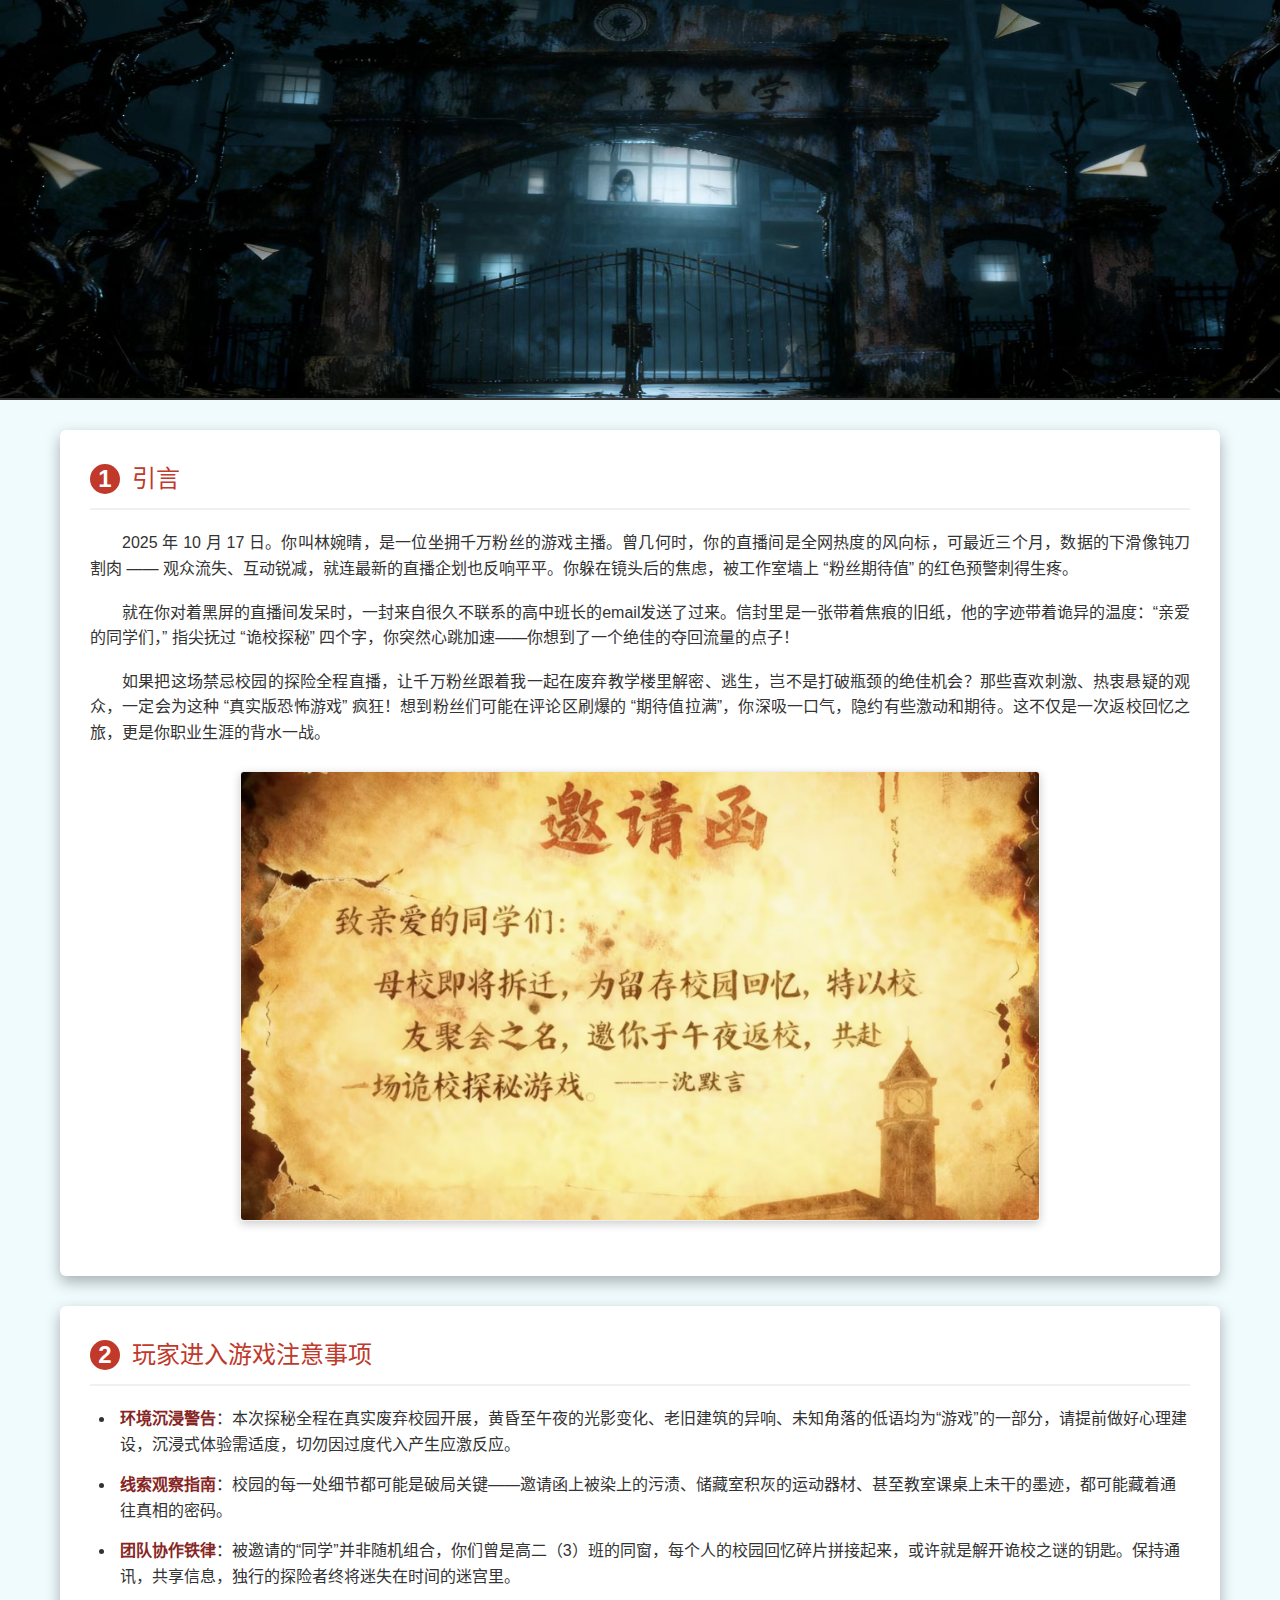
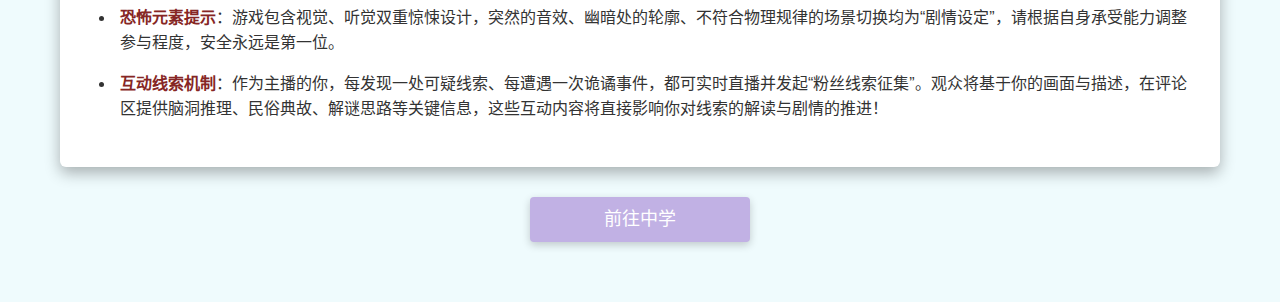
<file: index.html>
<!DOCTYPE html>
<html lang="zh-CN">
<head>
    <meta charset="UTF-8">
    <meta http-equiv="X-UA-Compatible" content="IE=edge">
    <meta name="viewport" content="width=device-width, initial-scale=1.0">
    <title>纸怨</title>
    <style>
        * {
            margin: 0;
            padding: 0;
            box-sizing: border-box;
        }
        body {
            background-color: #EFFBFD;
            color: #fff;
            font-family: "微软雅黑", sans-serif;
            line-height: 1.6;
        }
        .header-image {
            width: 100%;
            height: 400px;
			background-size:contain ;
            display: block;
            border-bottom: 2px solid #333;
        }
        .content {
            max-width: 1200px;
            margin: 0 auto;
            padding: 30px 20px;
        }
        .card {
            background-color: #ffffff;
            color: #333;
            padding: 30px;
            border-radius: 6px;
            margin-bottom: 30px;
            box-shadow: 0 6px 15px rgba(0, 0, 0, 0.3);
            position: relative;
            overflow: hidden;
        }
        .card-title {
            font-size: 24px;
            margin-bottom: 20px;
            color: #c0392b;
            padding-bottom: 10px;
            border-bottom: 2px solid #f0f0f0;
            display: flex;
            align-items: center;
            gap: 12px; /* 圈与文字的间距 */
        }
        .title-circle {
            width: 30px;
            height: 30px;
            background-color: #c0392b;
            color: white;
            border-radius: 50%;
            display: flex;
            align-items: center;
            justify-content: center;
            font-weight: bold;
            flex-shrink: 0; /* 防止圆圈被压缩 */
        }
        .intro-text p {
            margin-bottom: 18px;
            text-align: justify;
			text-indent: 2em;
        }
        .invitation-image {
            width: 100%;
            max-width: 800px;
            display: block;
            margin: 25px auto;
            border-radius: 4px;
            box-shadow: 0 3px 10px rgba(0, 0, 0, 0.2);
            border: 1px solid #eee;
        }
        .notice-list {
            padding-left: 25px;
        }
        .notice-list li {
            margin-bottom: 15px;
            padding-left: 5px;
        }
        .notice-list strong {
            color: #862624;
        }
        .map-btn {
            display: block;
            width: 220px;
            height: 45px;
            line-height: 45px;
            text-align: center;
            background-color: #C1B1E4;
            color: #fff;
            border-radius: 4px;
            text-decoration: none;
            margin: 30px auto;
            font-size: 18px;
            transition: all 0.3s ease;
            box-shadow: 0 3px 8px rgba(0, 0, 0, 0.2);
        }
        .map-btn:hover {
            background-color: #40455F;
            transform: translateY(-2px);
            box-shadow: 0 5px 12px rgba(0, 0, 0, 0.3);
        }
    </style>
</head>
<body>
    <img src="res/buildings.jpg" alt="黄昏教学楼" class="header-image">
    <div class="content">
        <div class="card">
            <div class="card-title">
                <span class="title-circle">1</span>
                引言
            </div>
            <div class="intro-text">
                <p>2025 年 10 月 17 日。你叫林婉晴，是一位坐拥千万粉丝的游戏主播。曾几何时，你的直播间是全网热度的风向标，可最近三个月，数据的下滑像钝刀割肉 —— 观众流失、互动锐减，就连最新的直播企划也反响平平。你躲在镜头后的焦虑，被工作室墙上 “粉丝期待值” 的红色预警刺得生疼。</p>
                <p>就在你对着黑屏的直播间发呆时，一封来自很久不联系的高中班长的email发送了过来。信封里是一张带着焦痕的旧纸，他的字迹带着诡异的温度：“亲爱的同学们，” 指尖抚过 “诡校探秘” 四个字，你突然心跳加速——你想到了一个绝佳的夺回流量的点子！</p>
                <p>如果把这场禁忌校园的探险全程直播，让千万粉丝跟着我一起在废弃教学楼里解密、逃生，岂不是打破瓶颈的绝佳机会？那些喜欢刺激、热衷悬疑的观众，一定会为这种 “真实版恐怖游戏” 疯狂！想到粉丝们可能在评论区刷爆的 “期待值拉满”，你深吸一口气，隐约有些激动和期待。这不仅是一次返校回忆之旅，更是你职业生涯的背水一战。</p>
            </div>
            <img src="res/邀请函.jpg" alt="复古邀请函" class="invitation-image">
        </div>

        <div class="card">
            <div class="card-title">
                <span class="title-circle">2</span>
                玩家进入游戏注意事项
            </div>
            <ul class="notice-list">
                <li><strong>环境沉浸警告</strong>：本次探秘全程在真实废弃校园开展，黄昏至午夜的光影变化、老旧建筑的异响、未知角落的低语均为“游戏”的一部分，请提前做好心理建设，沉浸式体验需适度，切勿因过度代入产生应激反应。</li>
                <li><strong>线索观察指南</strong>：校园的每一处细节都可能是破局关键——邀请函上被染上的污渍、储藏室积灰的运动器材、甚至教室课桌上未干的墨迹，都可能藏着通往真相的密码。</li>
                <li><strong>团队协作铁律</strong>：被邀请的“同学”并非随机组合，你们曾是高二（3）班的同窗，每个人的校园回忆碎片拼接起来，或许就是解开诡校之谜的钥匙。保持通讯，共享信息，独行的探险者终将迷失在时间的迷宫里。</li>
                <li><strong>恐怖元素提示</strong>：游戏包含视觉、听觉双重惊悚设计，突然的音效、幽暗处的轮廓、不符合物理规律的场景切换均为“剧情设定”，请根据自身承受能力调整参与程度，安全永远是第一位。</li>
                <li><strong>互动线索机制</strong>：作为主播的你，每发现一处可疑线索、每遭遇一次诡谲事件，都可实时直播并发起“粉丝线索征集”。观众将基于你的画面与描述，在评论区提供脑洞推理、民俗典故、解谜思路等关键信息，这些互动内容将直接影响你对线索的解读与剧情的推进！</li>
            </ul>
        </div>

        <a href="map.html" class="map-btn">前往中学</a>
    </div>
</body>
</html>
</file>
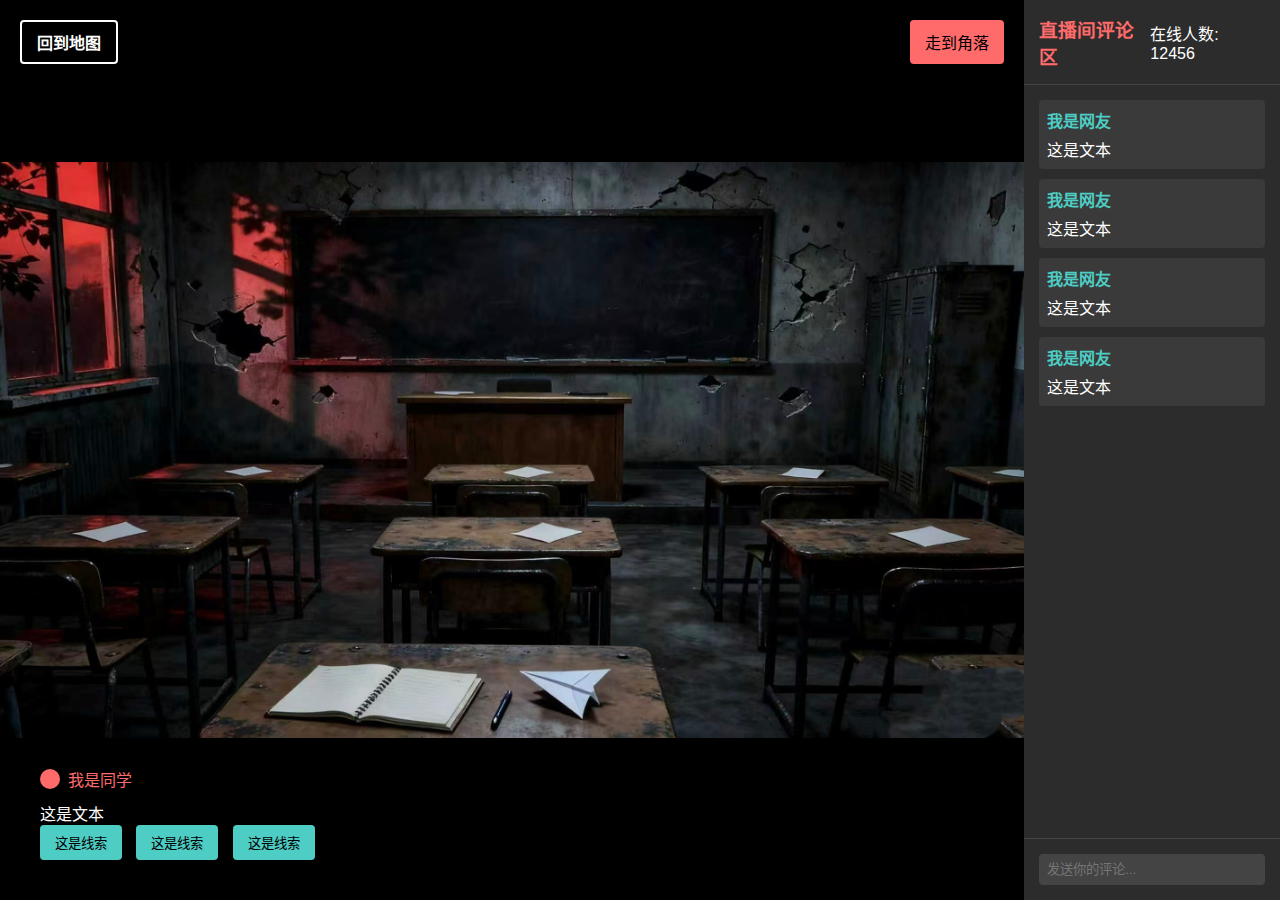
<file: classroom.html>
<!DOCTYPE html>
<html lang="zh-CN">
<head>
    <meta charset="UTF-8">
    <meta name="viewport" content="width=device-width, initial-scale=1.0">
    <title>纸怨——教室</title>
    <link rel="stylesheet" href="css/main.css">
    <style>
        .map-link {
            display: inline-block;
            padding: 8px 15px;
            border: 2px solid #fff;
            color: #fff;
            text-decoration: none;
            font-weight: bold;
            background-color: rgba(0,0,0,0.5);
            position: absolute;
            top: 20px;
            left: 20px;
            z-index: 100;
            border-radius: 4px;
            transition: all 0.3s;
        }
        .map-link:hover {
            border-color: #ff6b6b;
            color: #ff6b6b;
            background-color: rgba(255, 107, 107, 0.1);
        }
        
        /* 场景切换按钮样式 */
        .scene-link {
            display: inline-block;
            background-color: #ff6b6b;
            color: #000;
            border: none;
            padding: 10px 15px;
            border-radius: 4px;
            cursor: pointer;
            transition: background-color 0.3s;
            text-decoration: none;
            position: absolute;
            top: 20px;
            right: 20px;
            z-index: 100;
            font-family: "微软雅黑", sans-serif;
        }
        .scene-link:hover {
            background-color: #e55050;
            color: #000;
        }
        
        /* 场景容器 - 关键修改 */
        .scene-container {
            position: relative;
            width: 100%;
            height: 100%;
            overflow: hidden; /* 防止内容溢出 */
        }
        
        .scene {
            display: none;
            position: absolute;
            top: 0;
            left: 0;
            width: 100%;
            height: 100%;
        }
        
        /* 默认显示第一个场景 */
        #scene1 {
            display: block;
        }
        
        /* 当场景成为目标时显示，其他隐藏 */
        .scene:target {
            display: block;
            z-index: 2;
        }
        
        .scene:not(:target) {
            display: none;
            z-index: 1;
        }
        
        /* 确保每个场景的对话框都在正确位置 */
        .scene .dialog-box {
            position: absolute;
            bottom: 20px;
            left: 20px;
            right: 20px;
            z-index: 10;
        }
    </style>
</head>
<body>
    <div class="game-container">
        <!-- 修改这里：连接到index.html -->
        <a href="map.html" class="map-link">回到地图</a>
        
        <div class="scene-area scene-container">
            <!-- 场景1：初始教室 -->
            <div class="scene" id="scene1">
                <img src="res/classroom.jpg" alt="教室场景1" class="scene-bg">
                <div class="dialog-box">
                    <div class="dialog-title">
                        <span style="display:inline-block;width:20px;height:20px;background-color:#ff6b6b;border-radius:50%;text-align:center;line-height:20px;">?</span>
                        我是同学
                    </div>
                    <div class="dialog-text">
                        这是文本
                    </div>
                    <div class="dialog-options">
                        <button onclick="showMessage('这是文本')">这是线索</button>
                        <button onclick="showMessage('这是文本')">这是线索</button>
                        <button onclick="showMessage('这是文本')">这是线索</button>
                    </div>
                </div>
                <!-- 切换场景超链接 -->
                <a href="#scene2" class="scene-link">走到角落</a>
            </div>

            <!-- 场景2：后黑板视角 -->
            <div class="scene" id="scene2">
                <img src="res/classroom2.jpg" alt="教室场景2" class="scene-bg">
                <div class="dialog-box">
                    <div class="dialog-title">
                        <span style="display:inline-block;width:20px;height:20px;background-color:#4ecdc4;border-radius:50%;text-align:center;line-height:20px;">!</span>
                        你的发现
                    </div>
                    <div class="dialog-text">
                        这是文本
                    </div>
                    <div class="dialog-options">
                        <button onclick="showMessage('这是文本')">这是线索</button>
                        <button onclick="showMessage('这是文本')">zsxs</button>
                        <button onclick="showMessage('这是文本')">这是线索</button>
                    </div>
                </div>
                <a href="#scene1" class="scene-link">返回前门</a>
            </div>
        </div>
        
        <div class="live-area">
            <div class="live-header">
                <h3 class="live-title">直播间评论区</h3>
                <span class="viewer-count">在线人数: 12456</span>
            </div>
            <div class="comment-area">
                <div class="comment">
                    <div class="comment-user">我是网友</div>
                    <div>这是文本</div>
                </div>
                <div class="comment">
                    <div class="comment-user">我是网友</div>
                    <div>这是文本</div>
                </div>
                <div class="comment">
                    <div class="comment-user">我是网友</div>
                    <div>这是文本</div>
                </div>
                <div class="comment">
                    <div class="comment-user">我是网友</div>
                    <div>这是文本</div>
                </div>
            </div>
            <div class="comment-input">
                <input type="text" placeholder="发送你的评论...">
            </div>
        </div>
    </div>

    <script>
        function showMessage(message) {
            // 简单的消息提示，你可以根据需要扩展
            const dialogText = document.querySelector('.scene:target .dialog-text');
            if (dialogText) {
                dialogText.textContent = message;
            }
        }
        
        // 自动滚动评论区到底部
        function scrollCommentsToBottom() {
            const commentArea = document.querySelector('.comment-area');
            if (commentArea) {
                commentArea.scrollTop = commentArea.scrollHeight;
            }
        }
        
        // 页面加载完成后执行
        document.addEventListener('DOMContentLoaded', function() {
            scrollCommentsToBottom();
        });
    </script>
</body>
</html>
</file>
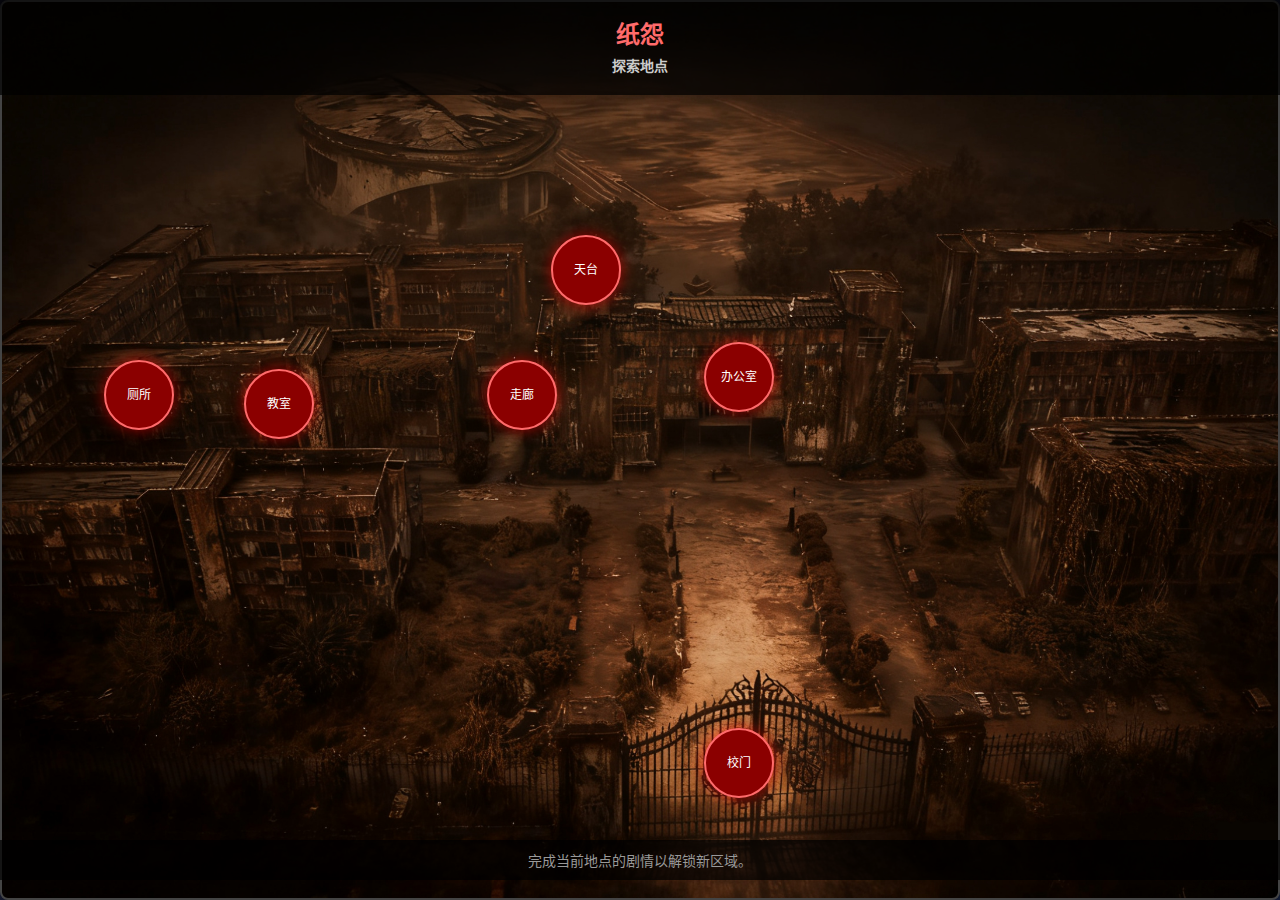
<file: map.html>
<!DOCTYPE html>
<html lang="zh-CN">
<head>
    <meta charset="UTF-8">
    <meta name="viewport" content="width=device-width, initial-scale=1.0">
    <title>纸怨</title>
    <link rel="stylesheet" href="main.css">
    <style>
        .map-container {
            width: 100%;
            height: 100vh;
            padding: 0; /* 去掉内边距让图片全屏 */
            background: linear-gradient(135deg, #1a1a2e 0%, #16213e 100%);
            position: relative;
            overflow: hidden;
        }

        .map-title {
            text-align: center;
            padding: 15px;
            color: #ff6b6b;
            background-color: rgba(0, 0, 0, 0.7);
            position: absolute;
            top: 0;
            left: 0;
            right: 0;
            z-index: 10;
        }

        .map-title h1 {
            margin-bottom: 5px;
            font-size: 24px;
        }

        .map-title p {
            color: #ccc;
            font-size: 14px;
        }

        .school-map {
            width: 100%;
            height: 100vh; /* 全屏高度 */
            background-image: url('res/废弃中学图.png');
            background-size: cover; /* 让图片覆盖整个屏幕 */
            background-position: center;
            background-repeat: no-repeat;
            position: relative;
        }

        .location {
            position: absolute;
            width: 70px;
            height: 70px;
            background-color: #8b0000;
            border-radius: 50%;
            text-align: center;
            line-height: 1.2;
            cursor: pointer;
            color: white;
            font-size: 12px;
            text-decoration: none;
            border: 2px solid #ff6b6b;
            display: flex;
            align-items: center;
            justify-content: center;
            flex-direction: column;
            transition: all 0.3s;
            box-shadow: 0 0 15px rgba(255, 0, 0, 0.6);
            padding: 5px;
            box-sizing: border-box;
        }

        .location:hover {
            background-color: #a00;
            transform: scale(1.15);
            box-shadow: 0 0 25px rgba(255, 0, 0, 0.9);
        }

        .locked {
            background-color: #555 !important;
            cursor: not-allowed;
            border-color: #777;
            box-shadow: 0 0 10px rgba(255, 255, 255, 0.3);
        }

        .locked:hover {
            transform: none;
            background-color: #555 !important;
            box-shadow: 0 0 10px rgba(255, 255, 255, 0.3);
        }

        /* 根据地图片内容调整这些位置 */
        #gate {
            top: 81%;
            left: 55%;
        }

        #corridor {
            top:40%;
            left: 38%;
        }


        #classroom {
            top: 41%;
            left: 19%;
        }

        #office {
            top: 38%;
            left: 55%;
        }

        #toilet {
            top: 40%;
            left: 8%;
        }

        #rooftop {
            top: 26%;
            left: 43%;
        }

        .tip-text {
            text-align: center;
            color: #999;
            font-size: 14px;
            position: absolute;
            bottom: 20px;
            left: 0;
            right: 0;
            background-color: rgba(0, 0, 0, 0.7);
            padding: 10px;
            z-index: 10;
        }
    </style>
</head>
<body>
    <div class="map-container">
        <div class="map-title">
            <h1>纸怨<h1>
            <p>探索地点</p>
        </div>
        
        <div class="school-map">
            <!-- 根据你的地图片，调整这些位置 -->
            <a href="gate.html" class="location" id="gate">校门</a>
            <a href="scene_corridor.html" class="location" id="corridor">走廊</a>
            <a href="classroom.html" class="location" id="classroom">教室</a>
            <a href="scene_office.html" class="location" id="office">办公室</a>
            <a href="scene_toilet.html" class="location" id="toilet">厕所</a>
            <a href="roof.html" class="location" id="rooftop">天台</a>
        </div>

        <div class="tip-text">
            完成当前地点的剧情以解锁新区域。
        </div>
    </div>
</body>
</html>
</file>
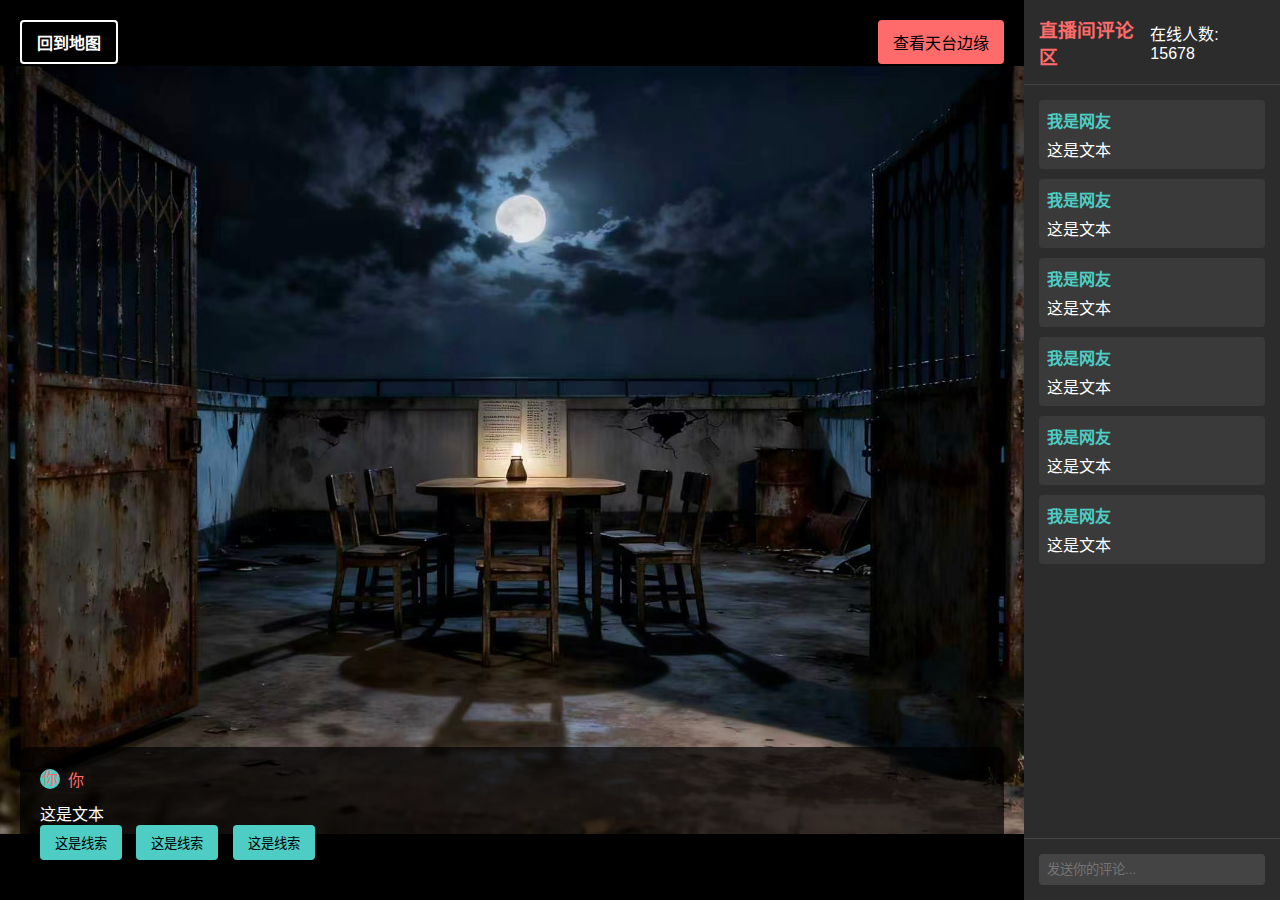
<file: roof.html>
<!DOCTYPE html>
<html lang="zh-CN">
<head>
    <meta charset="UTF-8">
    <meta name="viewport" content="width=device-width, initial-scale=1.0">
    <title>纸怨——天台</title>
    <link rel="stylesheet" href="css/main.css">
    <style>
        .map-link {
            display: inline-block;
            padding: 8px 15px;
            border: 2px solid #fff;
            color: #fff;
            text-decoration: none;
            font-weight: bold;
            background-color: rgba(0,0,0,0.5);
            position: absolute;
            top: 20px;
            left: 20px;
            z-index: 100;
            border-radius: 4px;
            transition: all 0.3s;
        }
        .map-link:hover {
            border-color: #ff6b6b;
            color: #ff6b6b;
            background-color: rgba(255, 107, 107, 0.1);
        }
        
        /* 场景切换按钮样式 */
        .scene-link {
            display: inline-block;
            background-color: #ff6b6b;
            color: #000;
            border: none;
            padding: 10px 15px;
            border-radius: 4px;
            cursor: pointer;
            transition: background-color 0.3s;
            text-decoration: none;
            position: absolute;
            top: 20px;
            right: 20px;
            z-index: 100;
            font-family: "微软雅黑", sans-serif;
        }
        .scene-link:hover {
            background-color: #e55050;
            color: #000;
        }
        
        /* 场景容器 */
        .scene-container {
            position: relative;
            width: 100%;
            height: 100%;
            overflow: hidden;
        }
        
        .scene {
            display: none;
            position: absolute;
            top: 0;
            left: 0;
            width: 100%;
            height: 100%;
        }
        
        /* 默认显示第一个场景 */
        #scene1 {
            display: block;
        }
        
        /* 当场景成为目标时显示，其他隐藏 */
        .scene:target {
            display: block;
            z-index: 2;
        }
        
        .scene:not(:target) {
            display: none;
            z-index: 1;
        }
        
        /* 确保每个场景的对话框都在正确位置 */
        .scene .dialog-box {
            position: absolute;
            bottom: 20px;
            left: 20px;
            right: 20px;
            z-index: 10;
        }
    </style>
</head>
<body>
    <div class="game-container">
        <!-- 修改这里：连接到index.html -->
        <a href="map.html" class="map-link">回到地图</a>
        
        <div class="scene-area scene-container">
            <!-- 场景1：天台中央 -->
            <div class="scene" id="scene1">
                <img src="res/roof.jpg" alt="天台场景1" class="scene-bg">
                <div class="dialog-box">
                    <div class="dialog-title">
                        <span style="display:inline-block;width:20px;height:20px;background-color:#4ecdc4;border-radius:50%;text-align:center;line-height:20px;">你</span>
                        你
                    </div>
                    <div class="dialog-text">
                        这是文本
                    </div>
                    <div class="dialog-options">
                        <button>这是线索</button>
                        <button>这是线索</button>
                        <button>这是线索</button>
                    </div>
                </div>
                <a href="#scene2" class="scene-link">查看天台边缘</a>
            </div>

            <!-- 场景2：天台边缘 -->
            <div class="scene" id="scene2">
                <img src="res/roof2.jpg" alt="天台场景2" class="scene-bg">
                <div class="dialog-box">
                    <div class="dialog-title">
                        <span style="display:inline-block;width:20px;height:20px;background-color:#ff6b6b;border-radius:50%;text-align:center;line-height:20px;">!</span>
                        你的发现
                    </div>
                    <div class="dialog-text">
                        这是文本
                    </div>
                    <div class="dialog-options">
                       <button>这是线索</button>
                       <button>这是线索</button>
                       <button>这是线索</button>
                    </div>
                </div>
                <a href="#scene3" class="scene-link">前往角落</a>
            </div>

            <!-- 场景3：天台角落 -->
            <div class="scene" id="scene3">
                <img src="res/roof3.jpg" alt="天台场景3" class="scene-bg">
                <div class="dialog-box">
                    <div class="dialog-title">
                        <span style="display:inline-block;width:20px;height:20px;background-color:#4ecdc4;border-radius:50%;text-align:center;line-height:20px;">你</span>
                        你
                    </div>
                    <div class="dialog-text">
                        这是文本
                    </div>
                    <div class="dialog-options">
                        <button>这是线索</button>
                        <button>这是线索</button>
                        <button>这是线索</button>
                    </div>
                </div>
                <a href="#scene4" class="scene-link">查看地面</a>
            </div>

            <!-- 场景4：天台地面 -->
            <div class="scene" id="scene4">
                <img src="res/roof4.jpg" alt="天台场景4" class="scene-bg">
                <div class="dialog-box">
                    <div class="dialog-title">
                        <span style="display:inline-block;width:20px;height:20px;background-color:#ff6b6b;border-radius:50%;text-align:center;line-height:20px;">!</span>
                        真相逼近
                    </div>
                    <div class="dialog-text">
                        这是文本
                    </div>
                    <div class="dialog-options">
                        <button>这是线索</button>
                        <button>这是线索</button>
                        <button>这是线索</button>
                    </div>
                </div>
                <a href="#scene1" class="scene-link">返回中央</a>
            </div>
        </div>
        
        <div class="live-area">
            <div class="live-header">
                <h3 class="live-title">直播间评论区</h3>
                <span class="viewer-count">在线人数: 15678</span>
            </div>
            <div class="comment-area">
                <div class="comment">
                    <div class="comment-user">我是网友</div>
                    <div>这是文本</div>
                </div>
                <div class="comment">
                    <div class="comment-user">我是网友</div>
                    <div>这是文本</div>
                </div>
                <div class="comment">
                    <div class="comment-user">我是网友</div>
                    <div>这是文本</div>
                </div>
                <div class="comment">
                    <div class="comment-user">我是网友</div>
                    <div>这是文本</div>
                </div>
                <div class="comment">
                    <div class="comment-user">我是网友</div>
                    <div>这是文本</div>
                </div>
                <div class="comment">
                    <div class="comment-user">我是网友</div>
                    <div>这是文本</div>
                </div>
            </div>
            <div class="comment-input">
                <input type="text" placeholder="发送你的评论...">
            </div>
        </div>
    </div>
</body>
</html>
</file>
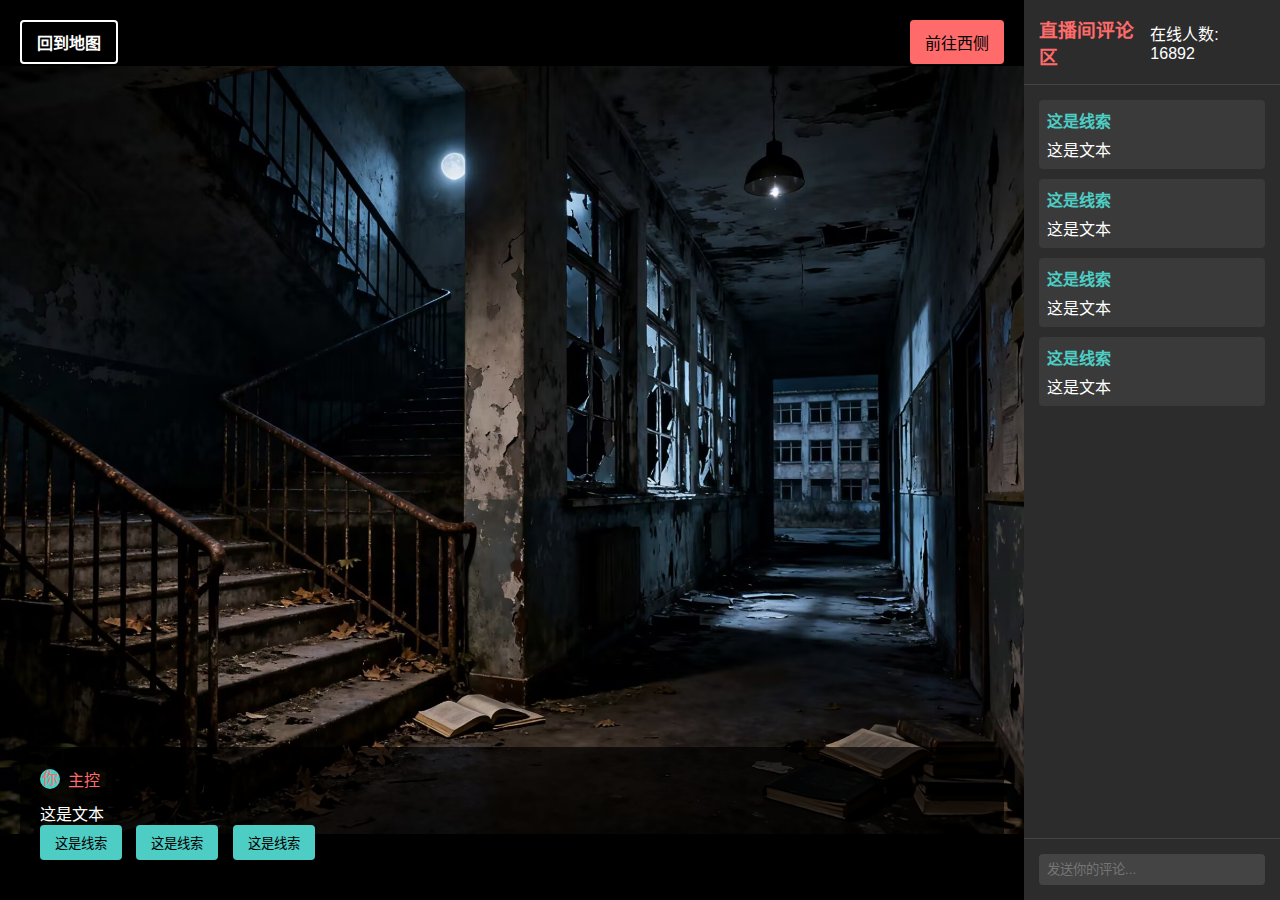
<file: scene_corridor.html>
<!DOCTYPE html>
<html lang="zh-CN">
<head>
    <meta charset="UTF-8">
    <meta name="viewport" content="width=device-width, initial-scale=1.0">
    <title>纸怨——走廊</title>
    <link rel="stylesheet" href="css/main.css">
    <style>
        .map-link {
            display: inline-block;
            padding: 8px 15px;
            border: 2px solid #fff;
            color: #fff;
            text-decoration: none;
            font-weight: bold;
            background-color: rgba(0,0,0,0.5);
            position: absolute;
            top: 20px;
            left: 20px;
            z-index: 100;
            border-radius: 4px;
            transition: all 0.3s;
        }
        .map-link:hover {
            border-color: #ff6b6b;
            color: #ff6b6b;
            background-color: rgba(255, 107, 107, 0.1);
        }
        
        .scene-link {
            display: inline-block;
            background-color: #ff6b6b;
            color: #000;
            border: none;
            padding: 10px 15px;
            border-radius: 4px;
            cursor: pointer;
            transition: background-color 0.3s;
            text-decoration: none;
            position: absolute;
            top: 20px;
            right: 20px;
            z-index: 100;
            font-family: "微软雅黑", sans-serif;
        }
        .scene-link:hover {
            background-color: #e55050;
            color: #000;
        }
        
        .scene-container {
            position: relative;
            width: 100%;
            height: 100%;
            overflow: hidden;
        }
        
        .scene {
            display: none;
            position: absolute;
            top: 0;
            left: 0;
            width: 100%;
            height: 100%;
        }
        
        #scene1 {
            display: block;
        }
        
        .scene:target {
            display: block;
            z-index: 2;
        }
        
        .scene:not(:target) {
            display: none;
            z-index: 1;
        }
        
        .scene .dialog-box {
            position: absolute;
            bottom: 20px;
            left: 20px;
            right: 20px;
            z-index: 10;
        }
    </style>
</head>
<body>
    <div class="game-container">
        <a href="map.html" class="map-link">回到地图</a>
        
        <div class="scene-area scene-container">
            <!-- 场景1：走廊东侧 -->
            <div class="scene" id="scene1">
                <img src="res/走廊2.jpg" alt="走廊东侧" class="scene-bg">
                <div class="dialog-box">
                    <div class="dialog-title">
                        <span style="display:inline-block;width:20px;height:20px;background-color:#4ecdc4;border-radius:50%;text-align:center;line-height:20px;">你</span>
                        主控
                    </div>
                    <div class="dialog-text">
                        这是文本
                    </div>
                    <div class="dialog-options">
                        <button onclick="showMessage('这是文本')">这是线索</button>
                        <button onclick="showMessage('这是文本')">这是线索</button>
                        <button onclick="showMessage('这是文本')">这是线索</button>
                    </div>
                </div>
                <a href="#scene2" class="scene-link">前往西侧</a>
            </div>

            <!-- 场景2：走廊西侧 -->
            <div class="scene" id="scene2">
                <img src="res/走廊.jpg" alt="走廊西侧" class="scene-bg">
                <div class="dialog-box">
                    <div class="dialog-title">
                        <span style="display:inline-block;width:20px;height:20px;background-color:#ff6b6b;border-radius:50%;text-align:center;line-height:20px;">!</span>
                        发现
                    </div>
                    <div class="dialog-text">
                        这是文本
                    </div>
                    <div class="dialog-options">
                        <button onclick="showMessage('这是文本')">这是线索</button>
                        <button onclick="showMessage('这是文本')">这是线索</button>
                        <button onclick="showMessage('这是文本')">这是线索</button>
                    </div>
                </div>
                <a href="#scene1" class="scene-link">返回东侧</a>
            </div>
        </div>
        
        <div class="live-area">
            <div class="live-header">
                <h3 class="live-title">直播间评论区</h3>
                <span class="viewer-count">在线人数: 16892</span>
            </div>
            <div class="comment-area">
                <div class="comment">
                    <div class="comment-user">这是线索</div>
                    <div>这是文本</div>
                </div>
                <div class="comment">
                    <div class="comment-user">这是线索</div>
                    <div>这是文本</div>
                </div>
                <div class="comment">
                    <div class="comment-user">这是线索</div>
                    <div>这是文本</div>
                </div>
                <div class="comment">
                    <div class="comment-user">这是线索</div>
                    <div>这是文本</div>
                </div>
            </div>
            <div class="comment-input">
                <input type="text" placeholder="发送你的评论...">
            </div>
        </div>
    </div>

    <script>
        function showMessage(message) {
            const dialogText = document.querySelector('.scene:target .dialog-text');
            if (dialogText) {
                dialogText.textContent = message;
            }
        }
        
        function scrollCommentsToBottom() {
            const commentArea = document.querySelector('.comment-area');
            if (commentArea) {
                commentArea.scrollTop = commentArea.scrollHeight;
            }
        }
        
        document.addEventListener('DOMContentLoaded', function() {
            scrollCommentsToBottom();
        });
    </script>
</body>
</html>
</file>
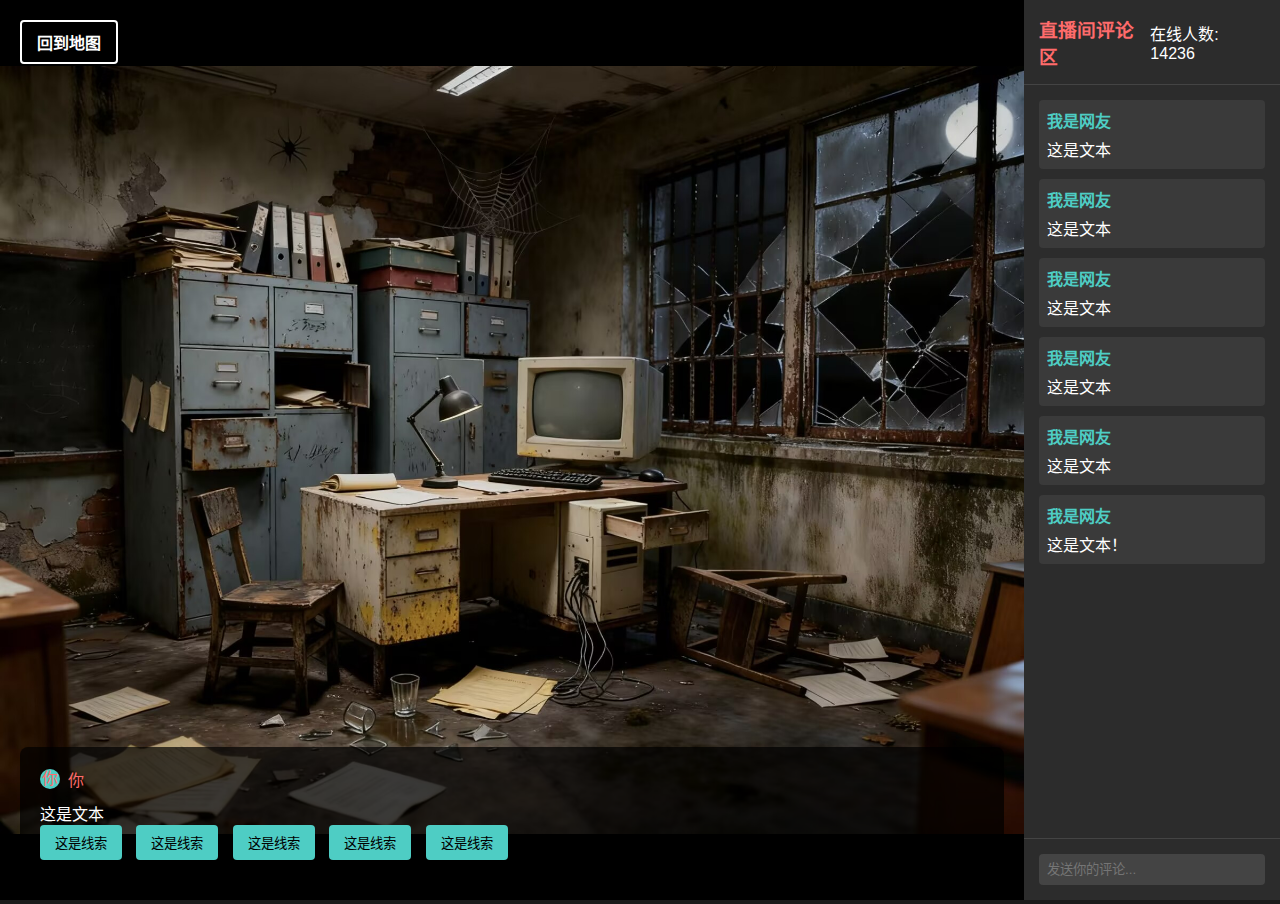
<file: scene_office.html>
<!DOCTYPE html>
<html lang="zh-CN">
<head>
    <meta charset="UTF-8">
    <meta name="viewport" content="width=device-width, initial-scale=1.0">
    <title>纸怨——办公室</title>
    <link rel="stylesheet" href="css/main.css">
    <style>
        .map-link {
            display: inline-block;
            padding: 8px 15px;
            border: 2px solid #fff;
            color: #fff;
            text-decoration: none;
            font-weight: bold;
            background-color: rgba(0,0,0,0.5);
            position: absolute;
            top: 20px;
            left: 20px;
            z-index: 100;
            border-radius: 4px;
            transition: all 0.3s;
        }
        .map-link:hover {
            border-color: #ff6b6b;
            color: #ff6b6b;
            background-color: rgba(255, 107, 107, 0.1);
        }
    </style>
</head>
<body>
    <div class="game-container">
        <a href="map.html" class="map-link">回到地图</a>
        
        <div class="scene-area">
            <img src="res/office.jpg" alt="办公室" class="scene-bg">
            
            <div class="dialog-box">
                <div class="dialog-title">
                    <span style="display:inline-block;width:20px;height:20px;background-color:#4ecdc4;border-radius:50%;text-align:center;line-height:20px;">你</span>
                    你
                </div>
                <div class="dialog-text">
                    这是文本
                </div>
                <div class="dialog-options">
                    <button onclick="showMessage('这是文本')">这是线索</button>
                    <button onclick="showMessage('这是文本')">这是线索</button>
                    <button onclick="showMessage('这是文本')">这是线索</button>
                    <button onclick="showMessage('这是文本')">这是线索</button>
                    <button onclick="showMessage('这是文本')">这是线索</button>
                </div>
            </div>
        </div>
        
        <div class="live-area">
            <div class="live-header">
                <h3 class="live-title">直播间评论区</h3>
                <span class="viewer-count">在线人数: 14236</span>
            </div>
            <div class="comment-area">
                <div class="comment">
                    <div class="comment-user">我是网友</div>
                    <div>这是文本</div>
                </div>
                <div class="comment">
                    <div class="comment-user">我是网友</div>
                    <div>这是文本</div>
                </div>
                <div class="comment">
                    <div class="comment-user">我是网友</div>
                    <div>这是文本</div>
                </div>
                <div class="comment">
                    <div class="comment-user">我是网友</div>
                    <div>这是文本</div>
                </div>
                <div class="comment">
                    <div class="comment-user">我是网友</div>
                    <div>这是文本</div>
                </div>
                <div class="comment">
                    <div class="comment-user">我是网友</div>
                    <div>这是文本！</div>
                </div>
            </div>
            <div class="comment-input">
                <input type="text" placeholder="发送你的评论...">
            </div>
        </div>
    </div>

    <script>
        function showMessage(message) {
            const dialogText = document.querySelector('.dialog-text');
            if (dialogText) {
                dialogText.textContent = message;
                
                // 重要线索触发特殊评论
                if (message.includes('封口费') || message.includes('心理评估') || message.includes('目击者')) {
                    addNewComment('真相追寻者', '这个证据太关键了！老师果然知情！');
                }
            }
        }
        
        function addNewComment(user, content) {
            const commentArea = document.querySelector('.comment-area');
            const newComment = document.createElement('div');
            newComment.className = 'comment';
            newComment.innerHTML = `
                <div class="comment-user">${user}</div>
                <div class="comment-content">${content}</div>
            `;
            commentArea.appendChild(newComment);
            scrollCommentsToBottom();
        }
        
        function scrollCommentsToBottom() {
            const commentArea = document.querySelector('.comment-area');
            if (commentArea) {
                commentArea.scrollTop = commentArea.scrollHeight;
            }
        }
        
        document.addEventListener('DOMContentLoaded', function() {
            scrollCommentsToBottom();
        });
    </script>
</body>
</html>
</file>
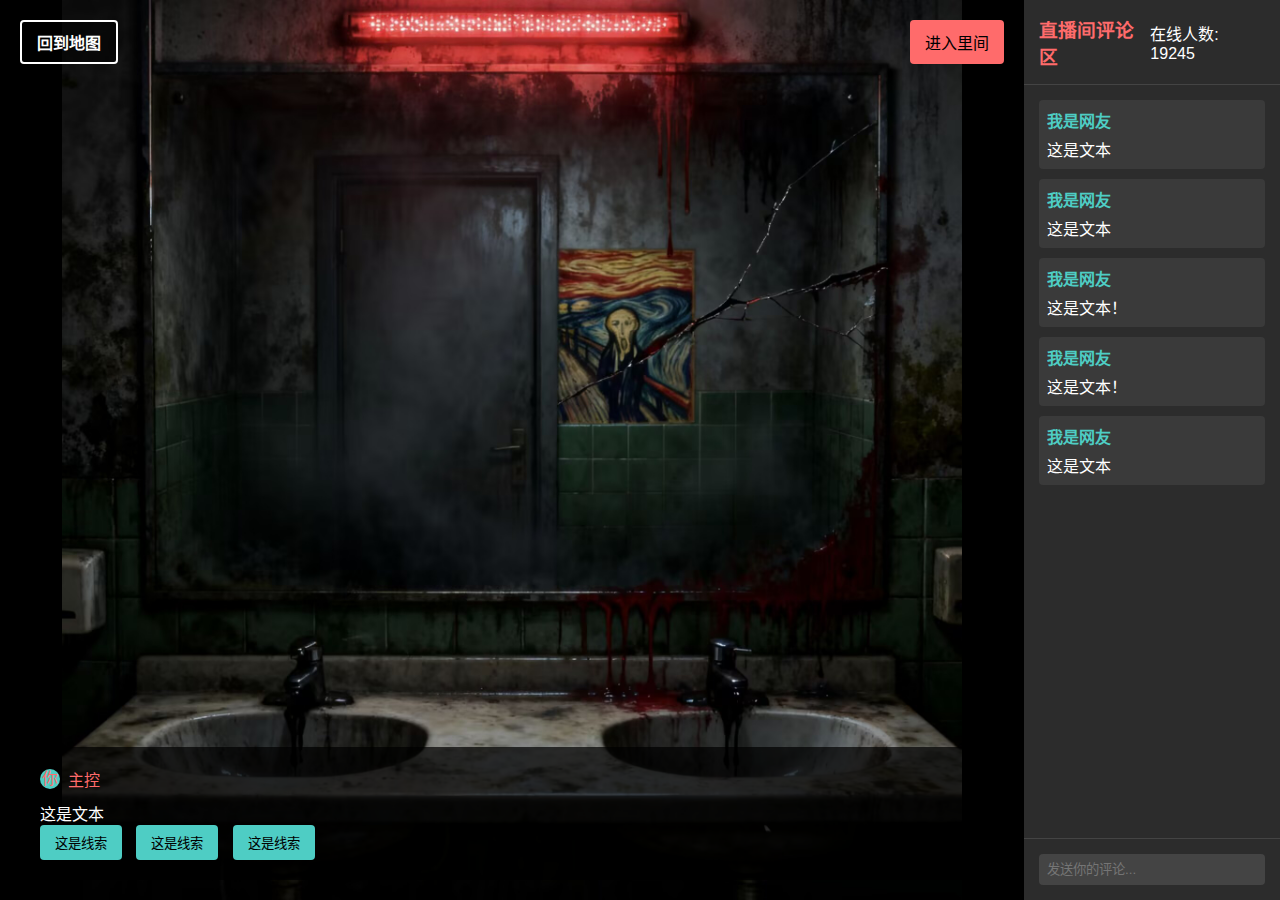
<file: scene_toilet.html>
<!DOCTYPE html>
<html lang="zh-CN">
<head>
    <meta charset="UTF-8">
    <meta name="viewport" content="width=device-width, initial-scale=1.0">
    <title>纸怨——厕所</title>
    <link rel="stylesheet" href="css/main.css">
    <style>
        .map-link {
            display: inline-block;
            padding: 8px 15px;
            border: 2px solid #fff;
            color: #fff;
            text-decoration: none;
            font-weight: bold;
            background-color: rgba(0,0,0,0.5);
            position: absolute;
            top: 20px;
            left: 20px;
            z-index: 100;
            border-radius: 4px;
            transition: all 0.3s;
        }
        .map-link:hover {
            border-color: #ff6b6b;
            color: #ff6b6b;
            background-color: rgba(255, 107, 107, 0.1);
        }
        
        .scene-link {
            display: inline-block;
            background-color: #ff6b6b;
            color: #000;
            border: none;
            padding: 10px 15px;
            border-radius: 4px;
            cursor: pointer;
            transition: background-color 0.3s;
            text-decoration: none;
            position: absolute;
            top: 20px;
            right: 20px;
            z-index: 100;
            font-family: "微软雅黑", sans-serif;
        }
        .scene-link:hover {
            background-color: #e55050;
            color: #000;
        }
        
        .scene-container {
            position: relative;
            width: 100%;
            height: 100%;
            overflow: hidden;
        }
        
        .scene {
            display: none;
            position: absolute;
            top: 0;
            left: 0;
            width: 100%;
            height: 100%;
        }
        
        #scene1 {
            display: block;
        }
        
        .scene:target {
            display: block;
            z-index: 2;
        }
        
        .scene:not(:target) {
            display: none;
            z-index: 1;
        }
        
        .scene .dialog-box {
            position: absolute;
            bottom: 20px;
            left: 20px;
            right: 20px;
            z-index: 10;
        }
    </style>
</head>
<body>
    <div class="game-container">
        <a href="map.html" class="map-link">回到地图</a>
        
        <div class="scene-area scene-container">
            <!-- 场景1：洗手台区域 -->
            <div class="scene" id="scene1">
                <img src="res/厕所洗手台.jpg" alt="洗手台区域" class="scene-bg">
                <div class="dialog-box">
                    <div class="dialog-title">
                        <span style="display:inline-block;width:20px;height:20px;background-color:#4ecdc4;border-radius:50%;text-align:center;line-height:20px;">你</span>
                        主控
                    </div>
                    <div class="dialog-text">
                        这是文本
                    </div>
                    <div class="dialog-options">
                        <button onclick="showMessage('这是文本')">这是线索</button>
                        <button onclick="showMessage('这是文本')">这是线索</button>
                        <button onclick="showMessage('这是文本')">这是线索</button>
                    </div>
                </div>
                <a href="#scene2" class="scene-link">进入里间</a>
            </div>

            <!-- 场景2：厕所里间 -->
            <div class="scene" id="scene2">
                <img src="res/厕所隔间.jpg" alt="厕所里间" class="scene-bg">
                <div class="dialog-box">
                    <div class="dialog-title">
                        <span style="display:inline-block;width:20px;height:20px;background-color:#ff6b6b;border-radius:50%;text-align:center;line-height:20px;">!</span>
                        恐怖发现
                    </div>
                    <div class="dialog-text">
                        这是文本
                    </div>
                    <div class="dialog-options">
                        <button onclick="showMessage('这是文本')">这是线索</button>
                        <button onclick="showMessage('这是文本')">这是线索</button>
                        <button onclick="showMessage('这是文本')">这是线索</button>
                    </div>
                </div>
                <a href="#scene1" class="scene-link">返回洗手台</a>
            </div>
        </div>
        
        <div class="live-area">
            <div class="live-header">
                <h3 class="live-title">直播间评论区</h3>
                <span class="viewer-count">在线人数: 19245</span>
            </div>
            <div class="comment-area">
                <div class="comment">
                    <div class="comment-user">我是网友</div>
                    <div>这是文本</div>
                </div>
                <div class="comment">
                    <div class="comment-user">我是网友</div>
                    <div>这是文本</div>
                </div>
                <div class="comment">
                    <div class="comment-user">我是网友</div>
                    <div>这是文本！</div>
                </div>
                <div class="comment">
                    <div class="comment-user">我是网友</div>
                    <div>这是文本！</div>
                </div>
                <div class="comment">
                    <div class="comment-user">我是网友</div>
                    <div>这是文本</div>
                </div>
            </div>
            <div class="comment-input">
                <input type="text" placeholder="发送你的评论...">
            </div>
        </div>
    </div>

    <script>
        function showMessage(message) {
            const dialogText = document.querySelector('.scene:target .dialog-text');
            if (dialogText) {
                dialogText.textContent = message;
            }
        }
        
        function scrollCommentsToBottom() {
            const commentArea = document.querySelector('.comment-area');
            if (commentArea) {
                commentArea.scrollTop = commentArea.scrollHeight;
            }
        }
        
        document.addEventListener('DOMContentLoaded', function() {
            scrollCommentsToBottom();
        });
    </script>
</body>
</html>
</file>
<file: css/main.css>
/* main.css - 通用样式表 */
* {
    margin: 0;
    padding: 0;
    box-sizing: border-box;
}
body {
    font-family: "微软雅黑", sans-serif;
    background-color: #1a1a1a;
    color: #fff;
    overflow: hidden;
    height: 100vh;
}
.game-container {
    display: flex;
    height: 100%;
}

/* 左侧场景区通用样式 */
.scene-area {
    flex: 4;
    position: relative;
    background-color: #000;
}
.scene-bg {
    width: 100%;
    height: 100%;
    object-fit: contain;
}

/* 通用对话框样式（其他场景使用） */
.dialog-box {
    position: absolute;
    bottom: 20px;
    left: 20px;
    right: 20px;
    background-color: rgba(0, 0, 0, 0.7);
    padding: 20px;
    border-radius: 8px;
    max-height: 200px;
    overflow-y: auto;
}
.dialog-title {
    color: #ff6b6b;
    margin-bottom: 10px;
    display: flex;
    align-items: center;
    gap: 8px;
}
.dialog-options button {
    background-color: #4ecdc4;
    color: #000;
    border: none;
    padding: 8px 15px;
    margin-right: 10px;
    border-radius: 4px;
    cursor: pointer;
    transition: background-color 0.3s;
}
.dialog-options button:hover {
    background-color: #45b5ad;
}

/* 场景按钮通用样式 */
.scene-btn {
    position: absolute;
    top: 20px;
    right: 20px;
    background-color: #ff6b6b;
    color: #000;
    border: none;
    padding: 10px 15px;
    border-radius: 4px;
    cursor: pointer;
    transition: background-color 0.3s;
    z-index: 10;
}
.scene-btn:hover {
    background-color: #e55050;
}

/* 右侧直播区通用样式 */
.live-area {
    flex: 1;
    max-width: 280px;
    background-color: #2c2c2c;
    display: flex;
    flex-direction: column;
}
.live-header {
    padding: 15px;
    border-bottom: 1px solid #444;
    display: flex;
    justify-content: space-between;
    align-items: center;
}
.live-title {
    color: #ff6b6b;
}
.comment-area {
    flex: 1;
    padding: 15px;
    overflow-y: auto;
}
.comment {
    margin-bottom: 10px;
    padding: 8px;
    background-color: #3a3a3a;
    border-radius: 4px;
}
.comment-user {
    color: #4ecdc4;
    font-weight: bold;
    margin-bottom: 5px;
}
.comment-input {
    padding: 15px;
    border-top: 1px solid #444;
}
.comment-input input {
    width: 100%;
    padding: 8px;
    border: none;
    border-radius: 4px;
    background-color: #444;
    color: #fff;
}

/* 回到地图链接通用样式 */
.map-link {
    display: inline-block;
    padding: 5px 10px;
    border: 2px solid #fff;
    color: #fff;
    text-decoration: none;
    font-weight: bold;
    background-color: rgba(0,0,0,0.5);
    position: absolute;
    top: 20px;
    left: 20px;
    z-index: 100;
}
.map-link:hover {
    border-color: #ff6b6b;
    color: #ff6b6b;
}

/* 多场景容器样式（用于包裹多个场景） */
.scene-container {
    position: relative;
    height: 100%;
}

/* 单个场景元素样式 */
.scene {
    display: none; /* 默认隐藏所有场景 */
    position: absolute;
    top: 0;
    left: 0;
    width: 100%;
    height: 100%;
}

/* 默认显示第一个场景（通过ID指定，避免全局冲突） */
.scene-container #scene1 {
    display: block;
}

/* 锚点激活时显示对应的场景，并隐藏其他场景 */
.scene:target {
    display: block;
}
.scene:target ~ .scene {
    display: none;
}

/* 超链接形式的场景切换按钮（与.scene-btn样式统一） */
.scene-link {
    display: inline-block;
    background-color: #ff6b6b;
    color: #000;
    border: none;
    padding: 10px 15px;
    border-radius: 4px;
    cursor: pointer;
    transition: background-color 0.3s;
    text-decoration: none;
    position: absolute;
    top: 20px;
    right: 20px;
    z-index: 10;
}
.scene-link:hover {
    background-color: #e55050;
    color: #000; /* 确保hover时文字颜色不变 */
}
</file>
<file: main.css>
/* main.css - 通用样式表 */
* {
    margin: 0;
    padding: 0;
    box-sizing: border-box;
}

body {
    font-family: "微软雅黑", sans-serif;
    background-color: #1a1a1a;
    color: #fff;
    overflow: hidden;
    height: 100vh;
}

.game-container {
    display: flex;
    height: 100%;
}

/* 左侧场景区通用样式 */
.scene-area {
    flex: 4;
    position: relative;
    background-color: #000;
}

.scene-bg {
    width: 100%;
    height: 100%;
    object-fit: contain;
}

/* 通用对话框样式 */
.dialog-box {
    position: absolute;
    bottom: 20px;
    left: 20px;
    right: 20px;
    background-color: rgba(0, 0, 0, 0.7);
    padding: 20px;
    border-radius: 8px;
    max-height: 200px;
    overflow-y: auto;
}

.dialog-title {
    color: #ff6b6b;
    margin-bottom: 10px;
    display: flex;
    align-items: center;
    gap: 8px;
}

.dialog-content {
    margin-bottom: 15px;
    line-height: 1.5;
}

.dialog-options {
    display: flex;
    gap: 10px;
}

.dialog-options button {
    background-color: #4ecdc4;
    color: #000;
    border: none;
    padding: 8px 15px;
    border-radius: 4px;
    cursor: pointer;
    transition: background-color 0.3s;
    font-family: "微软雅黑", sans-serif;
}

.dialog-options button:hover {
    background-color: #45b5ad;
}

/* 场景按钮通用样式 */
.scene-btn {
    position: absolute;
    top: 20px;
    right: 20px;
    background-color: #ff6b6b;
    color: #000;
    border: none;
    padding: 10px 15px;
    border-radius: 4px;
    cursor: pointer;
    transition: background-color 0.3s;
    z-index: 10;
    font-family: "微软雅黑", sans-serif;
}

.scene-btn:hover {
    background-color: #e55050;
}

/* 右侧直播区通用样式 */
.live-area {
    flex: 1;
    max-width: 280px;
    background-color: #2c2c2c;
    display: flex;
    flex-direction: column;
}

.live-header {
    padding: 15px;
    border-bottom: 1px solid #444;
    display: flex;
    justify-content: space-between;
    align-items: center;
}

.live-title {
    color: #ff6b6b;
    font-weight: bold;
}

.viewer-count {
    color: #4ecdc4;
    font-size: 12px;
}

.comment-area {
    flex: 1;
    padding: 15px;
    overflow-y: auto;
    display: flex;
    flex-direction: column;
    gap: 10px;
}

.comment {
    padding: 8px;
    background-color: #3a3a3a;
    border-radius: 4px;
    border-left: 3px solid #4ecdc4;
}

.comment-user {
    color: #4ecdc4;
    font-weight: bold;
    margin-bottom: 5px;
    font-size: 12px;
}

.comment-content {
    font-size: 14px;
    line-height: 1.4;
}

.comment-input {
    padding: 15px;
    border-top: 1px solid #444;
}

.comment-input input {
    width: 100%;
    padding: 8px;
    border: none;
    border-radius: 4px;
    background-color: #444;
    color: #fff;
    font-family: "微软雅黑", sans-serif;
}

.comment-input input:focus {
    outline: none;
    background-color: #555;
}

/* 回到地图链接通用样式 */
.map-link {
    display: inline-block;
    padding: 8px 15px;
    border: 2px solid #fff;
    color: #fff;
    text-decoration: none;
    font-weight: bold;
    background-color: rgba(0, 0, 0, 0.5);
    position: absolute;
    top: 20px;
    left: 20px;
    z-index: 100;
    border-radius: 4px;
    transition: all 0.3s;
}

.map-link:hover {
    border-color: #ff6b6b;
    color: #ff6b6b;
    background-color: rgba(255, 107, 107, 0.1);
}

/* 地图页面特有样式 */
.map-container {
    width: 100%;
    height: 100vh;
    padding: 20px;
    background: linear-gradient(135deg, #1a1a2e 0%, #16213e 100%);
}

.map-title {
    text-align: center;
    padding: 20px;
    color: #ff6b6b;
}

.map-title h1 {
    margin-bottom: 10px;
    font-size: 28px;
}

.map-title p {
    color: #ccc;
    font-size: 16px;
}

.school-map {
    width: 90%;
    height: 500px;
    margin: 0 auto;
    background-image: url('res/废弃中学图.png');
    background-size: cover;
    background-position: center;
    background-repeat: no-repeat;
    border: 2px solid #444;
    border-radius: 8px;
    position: relative;
    box-shadow: 0 0 20px rgba(0, 0, 0, 0.5);
}

.location {
    position: absolute;
    width: 60px;
    height: 60px;
    background-color: #8b0000;
    border-radius: 50%;
    text-align: center;
    line-height: 1.2;
    cursor: pointer;
    color: white;
    font-size: 12px;
    text-decoration: none;
    border: 2px solid #ff6b6b;
    display: flex;
    align-items: center;
    justify-content: center;
    flex-direction: column;
    transition: all 0.3s;
    box-shadow: 0 0 10px rgba(255, 0, 0, 0.5);
}

.location:hover {
    background-color: #a00;
    transform: scale(1.1);
    box-shadow: 0 0 20px rgba(255, 0, 0, 0.8);
}

.locked {
    background-color: #555 !important;
    cursor: not-allowed;
    border-color: #777;
    box-shadow: none;
}

.locked:hover {
    transform: none;
    background-color: #555 !important;
    box-shadow: none;
}

/* 地点位置 */
#gate {
    top: 50px;
    left: 100px;
}

#classroom {
    top: 200px;
    left: 300px;
}

#library {
    top: 350px;
    left: 500px;
}

/* 提示文字样式 */
.tip-text {
    text-align: center;
    margin-top: 20px;
    color: #999;
    font-size: 14px;
}
</file>
